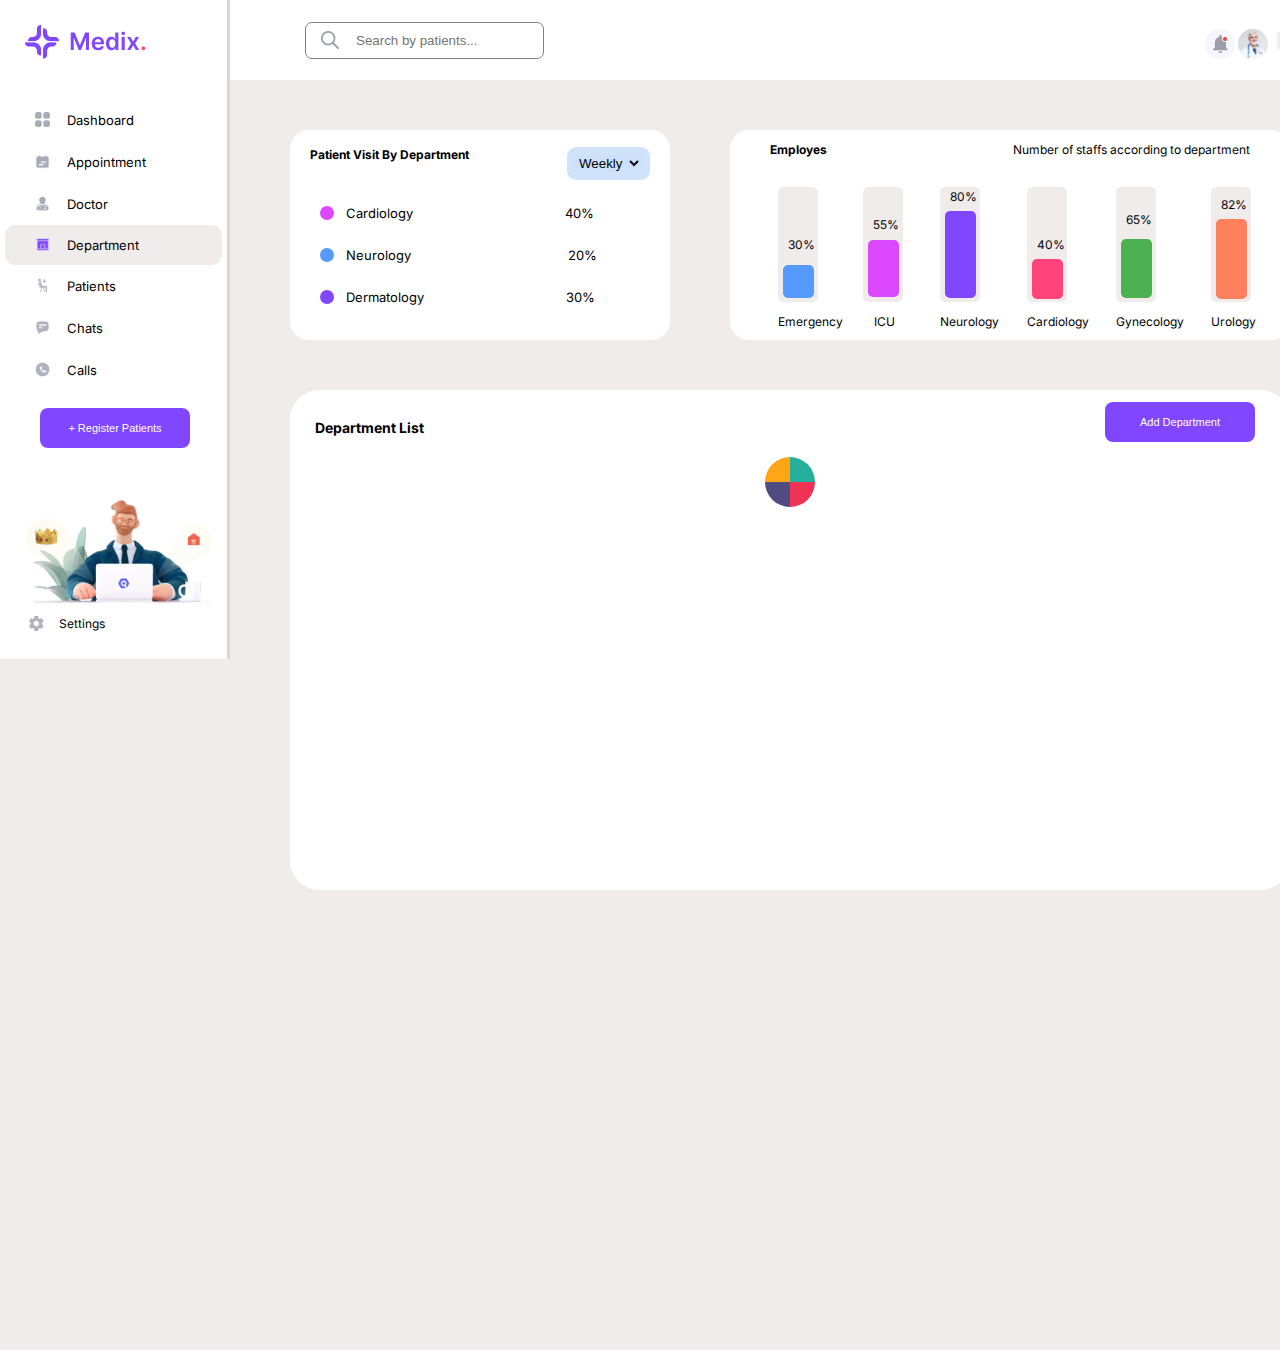
<file: index.html>
<!DOCTYPE html>
<html lang="en">
<head>
    <meta charset="UTF-8">
    <meta name="viewport" content="width=device-width, maximum-scale=1, user-scalable=no">
    <link rel="stylesheet" href="style.css">
    <title>Capstone</title>
</head>
<body>
    <div class="grid">
        <div class="nav">
            <nav>
                <div class="input">
                    <img src="images/search.png" alt="search icon" class="search">
                    <input type="text" placeholder="Search by patients...">
                </div>
                <div class="notification">
                    <div class="img">
                        <img src="images/alarm.jpg" class="img1" alt="Notification">
                        <img src="images/Doctor.png" class="img2" alt="image of doctor">
                    </div>
                    <select>
                        <option value="deko">Deko<img src="images/Vector.png" alt="drop down"></option>
                        <option value="divine">Divine</option>
                    </select>
                </div>
            </nav>
        </div>
        <div class="menu">
            <img src="images/logo.png" class="logo" alt="logo">
            <ul>
                <li>
                    <img src="images/dash.png" alt="dashboard">
                    <p class="flex">Dashboard</p>
                </li>
                <li>
                    <img src="images/appoi.png" alt="appointment">
                    <p class="flex">Appointment</p>
                </li>
                <li>
                    <img src="images/doctor1.png" alt="Doctor">
                    <p class="flex">Doctor</p>
                </li>
                <li class="color">
                    <img src="images/house.png" alt="Departments">
                    <p class="flex">Department</p>
                </li>
                <li>
                    <img src="images/sit.png" alt="patients">
                    <p class="flex">Patients</p>
                </li>
                <li>
                    <img src="images/chat.png" alt="chats">
                    <p class="flex">Chats</p>
                </li>
                <li>
                    <img src="images/calls.png" alt="calls">
                    <p class="flex">Calls</p>
                </li>
            </ul>
            <a href="register.html"><button type="button">+ Register Patients</button></a>
            <br>
            <img src="images/human.png" alt="man working on laptop" class="human">
            <br>
            <div class="set">
                <img src="images/settings.png" alt="setttings">
                <p class="flex">Settings</p>
            </div>
        </div>
        <div class="all">
                    <div class="allMain">
                    <div class="main">
                    <p><b>Patient Visit By Department</b> <span class="float">
                        <select>
                            <option value="Weekly">Weekly <img src="images/Vector.png" alt="drop down" class="vec"></span></option>
                            <option value="daily">Daily</option>
                            <option value="monthly">Monthly</option>
                        </select>
                    </p>
                    <ul class="CND">
                        <li><span class="colors0"></span><p>Cardiology</p> <span class="floatRight">40%</span></li>
                        <li><span class="colors1"></span><p class="floatRight1">Neurology</p> <span>20%</span></li>
                        <li><span class="colors2"></span><p class="floatRight2">Dermatology</p> <span>30%</span></li>
                    </ul>
                </div>
                <div class="main2">
                    <p><b>Employes</b> <span class="floatt">Number of staffs according to department</span></p>
                    <div class="border">
                        <div class="bords">
                            <div class="bord">
                                <p class="swift0">30%</p>
                                <p class="colo0"></p>
                            </div>
                            <p>Emergency &nbsp &nbsp &nbsp</p>
                        </div>
                        <div class="bords">
                            <div class="bord1">
                                <p class="swift1">55%</p>
                                <p class="colo1"></p>
                            </div>
                            <p class="moveLeft">&nbsp ICU &nbsp &nbsp &nbsp</p>
                        </div>
                        <div class="bords">
                            <div class="bord">
                                <p class="swift2">80%</p>
                                <p class="colo2"></p>
                            </div>
                            <p>Neurology</p>
                        </div>
                        <div class="bords">
                            <div class="bord">
                                <p class="swift3">40%</p>
                                <p class="colo3"></p>
                            </div>
                            <div>

                                <p>Cardiology</p>
                            </div>
                        </div>
                        <div class="bords">
                            <div class="bord">
                                <p class="swift4">65%</p>
                                <p class="colo4"></p>
                            </div>
                            <p>Gynecology</p>
                        </div>
                        <div class="bords">
                            <div class="bord">
                                <p class="swift5">82%</p>
                                <p class="colo5"></p>
                            </div>
                            <p>Urology</p>
                        </div>
                    </div>
                </div>
                </div>
            
                <div class="table">
                    <div class="btn">
                        <p><b>Department List</b></p>
                        <button type="button" id="addRowButton">Add Department</button>
                    </div>
                    <div class="loader"></div>
                    <div class="table-container">

                    </div>
                    <div class="loader" id="spinner"></div>
                </div>
            </div>
        </div>
        
    <div class="showPage">
        <nav>
            <a href="register.html"><img src="images/logo.png" alt="logo"></a>
            <div class="notification">
                <div class="img">
                    <img src="images/alarm.jpg" class="img1" alt="Notification">
                    <img src="images/Doctor.png" class="img2" alt="image of doctor">
                </div>
                <select>
                    <option value="deko">Deko<img src="images/Vector.png" alt="drop down"></option>
                    <option value="divine">Divine</option>
                </select>
            </div>
        </nav>

        <ul>
            <li class="dash">Dashboard</li>
            <li>Appointment</li>
            <li>Doctor</li>
            <li>Chats</li>
            <li>Calls</li>
        </ul>

        <h3>Department List</h3>
        <div class="name">
            <div class="nic">
                <img src="images/nicil.png" alt="A boy">
                <p>Kicker Nicil <span class="down">Male</span></p>
            </div>
            <p>ICU</p>
            <p class="active">Active</p>
        </div><br>
        <div class="name">
            <div class="nic">
                <img src="images/nicil.png" alt="A boy">
                <p>Kicker Nicil <span class="down">Male</span></p>
            </div>
            <p>ICU</p>
            <p class="active">Active</p>
        </div><br>
        <div class="name">
            <div class="nic">
                <img src="images/nicil.png" alt="A boy">
                <p>Kicker Nicil <span class="down">Male</span></p>
            </div>
            <p>ICU</p>
            <p class="active">Active</p>
        </div><br>
        <div class="name">
            <div class="nic">
                <img src="images/nicil.png" alt="A boy">
                <p>Kicker Nicil <span class="down">Male</span></p>
            </div>
            <p>ICU</p>
            <p class="active">Active</p>
        </div><br>
        <div class="name">
            <div class="nic">
                <img src="images/nicil.png" alt="A boy">
                <p>Kicker Nicil <span class="down">Male</span></p>
            </div>
            <p>ICU</p>
            <p class="active">Active</p>
        </div>
    </div>

    <script src="script.js"></script>
</body>
</html>
</file>
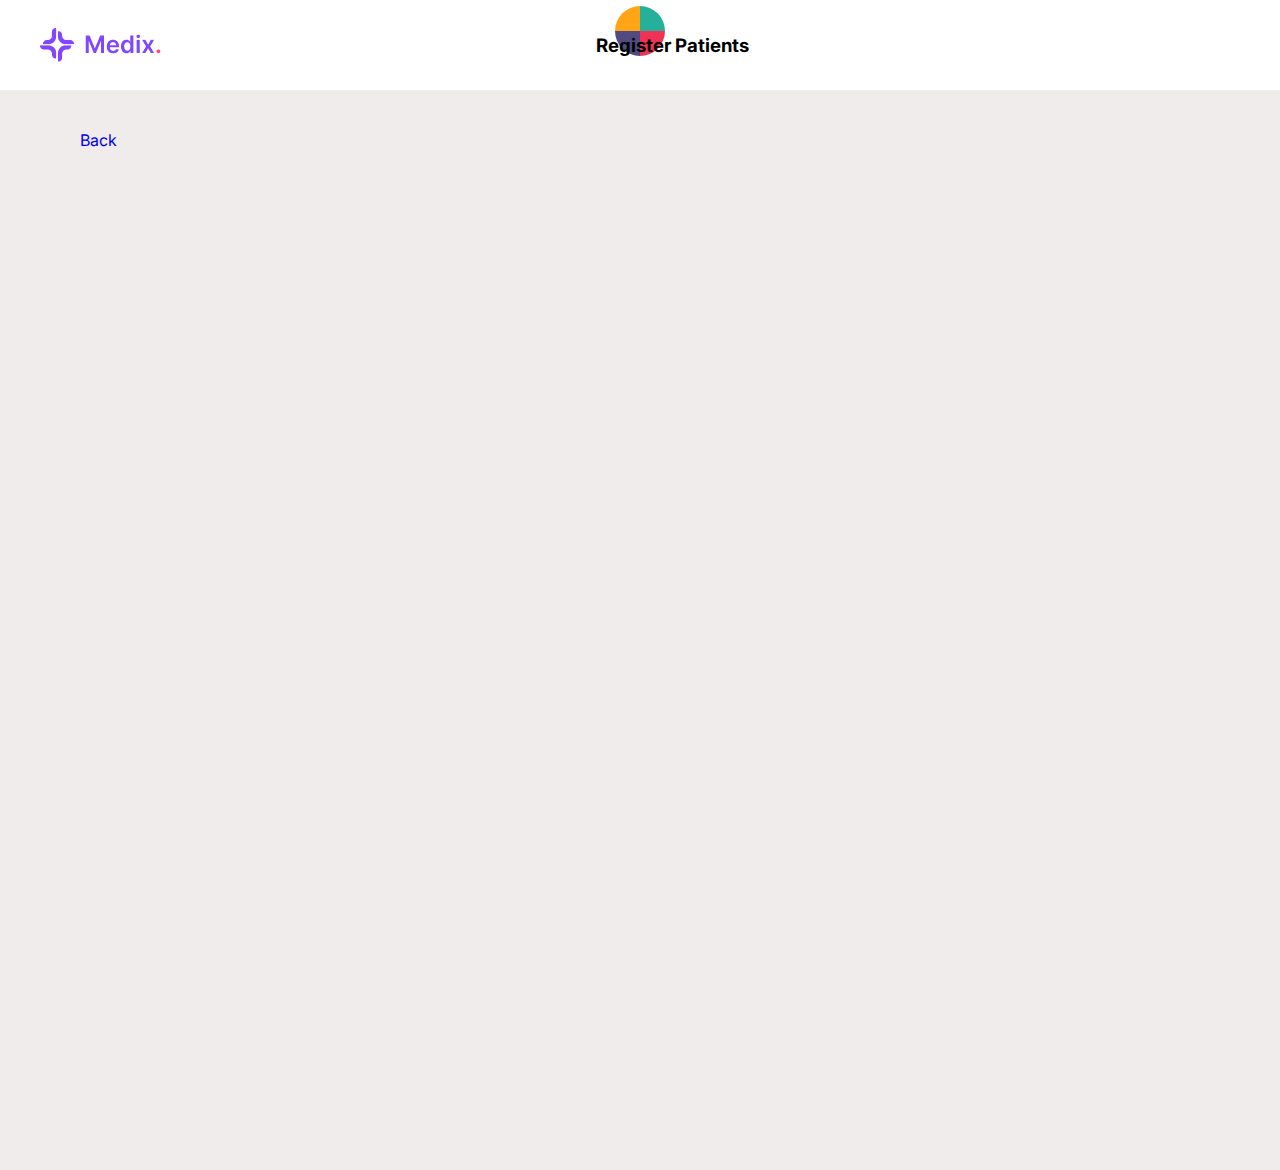
<file: register.html>
<!DOCTYPE html>
<html lang="en">
<head>
    <meta charset="UTF-8">
    <meta name="viewport" content="width=device-width, initial-scale=1.0">
    <link rel="stylesheet" href="register.css">
    <title>Register</title>
</head>
<body>
    <nav>
        <img src="images/logo.png" alt="logo">
        <h3 class="register">Register Patients</h3>
    </nav>
    <a href="index.html"><p class="back">Back</p></a>
    <div class="reg">
        <h3 class="register1">Register Patients</h3>
        <div id="form-container">
            
        </div>
        <div class="loader"></div>
    </div>

    <script src="register.js"></script>
</body>
</html>
</file>
<file: style.css>
@import url('https://fonts.googleapis.com/css2?family=Inter:wght@200;300;400;500;600;700;800;900&family=Raleway:ital,wght@0,100;0,400;0,500;0,600;0,700;0,800;0,900;1,400&display=swap');

*{
    box-sizing: border-box;
}
body{
    background-color: rgba(238, 233, 233, 0.854);
    margin: 0;
    font-family: 'Inter', sans-serif;
    overflow-x: hidden;
    height: 150vh;
    font-size: 12px;
    position: relative;
}
.grid{
    display: grid;
    grid-template-columns: auto 1fr;
    grid-template-rows: auto 1fr auto;
}
.nav{
    background-color: white;
    grid-column: 2 / span 2;
    margin-left: -30px;
    position: fixed;
    z-index: 1;
    width: 1160px;
    margin-left: 220px;
}
nav{
    display: flex;
    justify-content: space-between;
    align-items: center;
    padding: 25px;
    height: 80px;
    width: 1140px;
}
.notification{
    display: flex;
    gap: 9px;
    align-items: center;
}
select{
    border: none;
    outline: none;
}
p select{
    background-color: rgba(205, 224, 251, 0.753);
}
.img{
    position: relative;
    margin-top: 10px;
}
.img1{
    border-radius: 50px;
}
.img2{
    border-radius: 50px;
    width: 30px;
}
.input{
    position: relative;
    margin-left: 60px;
}
input{
    border: 1px solid gray;
    border-radius: 7px;
    padding: 10px;
    padding-left: 50px;
}
.search{
    position: absolute;
    margin-left: 16px;
    margin-top: 9px;
}
.menu{
    background-color: white;
    grid-column: 1;
    grid-row: 1 / span 3;
    padding: 25px;
    width: 230px;
    border-right: 3px solid rgba(214, 207, 207, 0.854);
    position: fixed;
    z-index: 1;
}
.menu li{
    cursor: pointer;
}
ul img{
    width: 15px;
}
.flex{
    margin-left: 15px;
}
.logo{
    margin-bottom: 25px;
    width: 122px;
    height: 33.57px;
}
li{
    display: flex;
    align-items: center;
    list-style-type: none;
    margin-left: -30px;
    font-size: 13px;
    gap: 2px;
}
button{
    border: none;
    border-radius: 8px;
    padding: 10px;
    height: 40px;
    font-size: 11px;
    width: 150px;
    background-color: #8146FF;
    color: white;
    margin: 15px;
    margin-top: 5px;
    cursor: pointer;
}
.color{
    background-color: rgba(238, 233, 233, 0.854);
    height: 40px;
    border-radius: 10px;
    padding-left: 30px;
    margin-left: -60px;
    margin-right: -20px;
}
.human{
    width: 187px;
    height: 126px;
    margin-top: 17px;
}
.set{
    width: 91.46px;
    height: 20px;
    display: flex;
    align-items: center;
    margin-top: 5px;
    margin-left: 4px;
    cursor: pointer;
}
.set img{
    width: 15px;
}
.main{
    background-color: white;
    grid-column: 2;
    padding: 5px 20px;
    width: 380px;
    height: 210px;
    margin-left: 40px;
    border-radius: 19px;
}
.float{
    float: right;
    background-color: rgba(194, 217, 250, 0.753);
    color: rgba(0, 72, 255, 0.705);
    border-radius: 9px;
    padding: 8px;
}
.vec{
    color: rgba(0, 72, 255, 0.705);
}
.colors0{
    background-color: #DB48FF;
    height: 14px;
    width: 14px;
    border-radius: 50%;
    margin-right: 10px;
}
.colors1{
    background-color: #579AFF;
    height: 14px;
    width: 14px;
    border-radius: 50%;
    margin-right: 10px;
}
.colors2{
    background-color: #8146FF;
    height: 14px;
    width: 14px;
    border-radius: 50%;
    margin-right: 10px;
}
.CND{
    margin-top: 30px;
}
ul .floatRight1{
    margin-right: 155px;
}
ul .floatRight2{
    margin-right: 140px;
}
ul p{
    margin-right: 150px;
}
.allMain{
    position: relative;
    display: flex;
    width: 100%;
    align-items: center;
    margin-left: 250px;
    margin-top: 10px;
}
.all{
    position: absolute;
    flex-direction: column;
    top: 120px;
}
.main2{
    background-color: white;
    grid-column: 3;
    width: 560px;
    height: 210px;
    margin-left: 60px;
    padding: 0 40px;
    border-radius: 19px;
    padding-left: -20px;
}
.floatt{
    float: right;
}
.border{
    display: flex;
    justify-content: space-around;
    align-items: center;
    margin-top: 30px;
    margin-left: 7px;
    gap: 25px;
    width: 100%;
}
.moveLeft{
    margin-left: -20px;
}
.bord{
    position: relative;
    background-color: rgba(238, 233, 233, 0.854);
    width: 40px;
    height: 115px;
    border-radius: 5px;
    padding-left: 5px;
}
.bord1{
    position: relative;
    background-color: rgba(238, 233, 233, 0.854);
    width: 40px;
    height: 115px;
    border-radius: 5px;
    padding-left: 5px;
    margin-left: -25px;
}
.colo0{
    position: absolute;
    background-color: #579AFF;
    width: 31px;
    height: 33px;
    border-radius: 5px;
    margin-top: 78px;
}
.colo1{
    position: absolute;
    background-color: #DB48FF;
    width: 31px;
    height: 57px;
    border-radius: 5px;
    margin-top: 53px;
}
.colo2{
    position: absolute;
    background-color: #8146FF;
    width: 31px;
    height: 87px;
    border-radius: 5px;
    margin-top: 24px;
}
.colo3{
    position: absolute;
    background-color: #ff447c;
    width: 31px;
    height: 40px;
    border-radius: 5px;
    margin-top: 72px;
}
.colo4{
    position: absolute;
    background-color: #4cb050;
    width: 31px;
    height: 59px;
    border-radius: 5px;
    margin-top: 52px;
}
.colo5{
    position: absolute;
    background-color: #ff805d;
    width: 31px;
    height: 80px;
    border-radius: 5px;
    margin-top: 32px;
}
.swift0{
    position: absolute;
    margin-left: 5px;
    margin-top: 50px;
}
.swift1{
    position: absolute;
    margin-left: 5px;
    margin-top: 30px;
}
.swift2{
    position: absolute;
    margin-left: 5px;
    margin-top: 2px;
}
.swift3{
    position: absolute;
    margin-left: 5px;
    margin-top: 50px;
}
.swift4{
    position: absolute;
    margin-left: 5px;
    margin-top: 25px;
}
.swift5{
    position: absolute;
    margin-left: 5px;
    margin-top: 10px;
}
.table{
    background-color: white;
    grid-column: 2 / span 2;
    width: 1000px;
    height: 500px;
    margin-left: 290px;
    margin-top: 50px;
    padding: 7px 20px;
    border-radius: 30px;
    display: block;
}
table{
    border-collapse: collapse;
}
td{
    border-bottom: 1px solid rgba(238, 233, 233, 0.854);
    text-align: center;
}
td p{
    background-color: rgb(242, 249, 242);
    color: rgb(18, 247, 26);
    width: 80px;
    padding: 13px;
    border-radius: 9px;
    margin-left: 60px;
}
.thead{
    background-color: rgba(238, 233, 233, 0.854);
}
th{
    width: 1050px;
    height: 40px;
}
.inactive{
    background-color: rgb(255, 241, 241);
    color: red;
    width: 90px;
    border-radius: 9px;
    margin-left: 55px;
}
.dip{
    display: flex;
    align-items: center;
    gap: 10px;
    margin-top: 20px;
    border-bottom: 1px solid rgba(238, 233, 233, 0.854);
}
.dip img{
    margin-bottom: 20px;
    width: 30px;
}
.btn{
    display: flex;
    justify-content: space-between;
    align-items: center;
    margin-left: 5px;
    font-size: 14px;
}
.showPage{
    display: none;
}
td img{
    cursor: pointer;
}
.loader {
    width: 50px;
    margin: 0 auto;
    aspect-ratio: 1;
    display: grid;
    border-radius: 50%;
    background: conic-gradient(#25b09b 25%,#f03355 0 50%,#514b82 0 75%,#ffa516 0);
    animation: l22 2s infinite linear;
}
.loader::before,
.loader::after {
    content: "";
    grid-area: 1/1;
    margin: 15%;
    border-radius: 50%;
    background: inherit;
    animation: inherit;
}
.loader::after {
    margin: 25%;
    animation-duration: 3s;
}
@keyframes l22 {
    100% {transform: rotate(1turn)}
}



@media screen and (max-width: 600px) {
    .showPage{
        display: block;
    }
    body{
        height: 150vh;
        overflow-x: hidden;
    }
    .grid{
        display: none;
    }
    nav{
        background-color: white;
        display: flex;
        justify-content: space-between;
        align-items: center;
        padding-left: 40px;
        padding-right: 0;
        height: 76px;
        width: 580px;
    }
    .img{
        position: absolute;
        margin-top: 3px;
    }
    .img1{
        position: absolute;
        left: -38px;
    }
    .notification{
        position: relative;
        display: flex;
        align-items: center;
    }
    ul{
        display: flex;
        justify-content: space-around;
    }
    li{
        cursor: pointer;
    }
    .dash{
        border: 1px solid gray;
        padding: 10px;
        border-radius: 8px;
    }
    h3, select{
        margin: 40px;
    }
    .name{
        display: flex;
        justify-content: space-between;
        align-items: center;
        background-color: white;
        margin: 0 auto;
        width: 495px;
        height: 95px;
        padding: 30px;
        border-radius: 20px;
    }
    .nic{
        display: flex;
        align-items: center;
        gap: 10px;
    }
    .nic img{
        width: 40px;
    }
    .nic span{
        font-size: 12px;
        display: block;
    }
    .active{
        background-color: rgb(242, 251, 242);
        color: rgb(18, 247, 26);
        width: 80px;
        padding: 13px;
        padding-left: 22px;
        border-radius: 9px;
    }
}
</file>
<file: register.css>
@import url('https://fonts.googleapis.com/css2?family=Inter:wght@200;300;400;500;600;700;800;900&family=Raleway:ital,wght@0,100;0,400;0,500;0,600;0,700;0,800;0,900;1,400&display=swap');

*{
    box-sizing: border-box;
}
body{
    background-color: rgba(238, 233, 233, 0.854);
    margin: 0;
    font-family: 'Inter', sans-serif;
    overflow-x: none;
    height: 130vh;
}
nav{
    background-color: white;
    display: flex;
    align-items: center;
    height: 90px;
    padding-left: 40px;
}
.register{
    display: flex;
    justify-content: center;
    align-items: center;
    flex-grow: 0.9;
}
.back{
    margin-left: 80px;
    margin-top: 40px;
}
form{
    background-color: white;
    width: 870px;
    height: 470px; 
    margin: 60px auto;
    padding: 25px 70px;
    border-radius: 25px;
}
input::placeholder{
    color: black;
}
label{
    height: 20px;
    font-weight: bold;
}
input{
    border: 1px solid #8146ff;
    border-radius: 8px;
    margin-bottom: 20px;
    outline: none;
}
.input, .email{
    height: 40px;
    width: 730px;
    padding-left: 20px;
}
.input{
    padding-left: 50px;
}
.inputs{
    width: 340px;
    height: 40px;
    padding-left: 20px;
}
.input-box{
    width: 30%;
    display: flex;
    gap: 50px;
}
.locations{
    position: relative;
}
.location{
    position: absolute;
    left: 15px;
    top: 7px;
    width: 18px;
    height: 22px;
}
.btn{
    display: flex;
    justify-content: space-between;
    align-items: center;
    flex-wrap: wrap;
}
button{
    background-color: #8146FF;
    width: 177px;
    height: 44px;
    border: none;
    border-radius: 8px;
    margin-top: 25px;
    color: white;
}
.register1{
    display: none;
}
a{
    text-decoration: none;
}
.loader {
    width: 50px;
    margin: 0 auto;
    margin-top: -10em;
    aspect-ratio: 1;
    display: grid;
    border-radius: 50%;
    background: conic-gradient(#25b09b 25%,#f03355 0 50%,#514b82 0 75%,#ffa516 0);
    animation: l22 2s infinite linear;
}
.loader::before,
.loader::after {
    content: "";
    grid-area: 1/1;
    margin: 15%;
    border-radius: 50%;
    background: inherit;
    animation: inherit;
}
.loader::after {
    margin: 25%;
    animation-duration: 3s;
}
@keyframes l22 {
    100% {transform: rotate(1turn)}
}

@media screen and (max-width: 800px) {
    body{
        height: 160vh;
        overflow-x: none;
    }
    form{
        width: 383px;
        height: 656px;
        padding: 20px;
        border-radius: 20px;
    }
    form .input-box{
        flex-direction: column;
    }
    .reg{
        position: relative;
    }
    .register{
        display: none;
    }
    .register1{
        display: block;
        left: 90px;
        top: -50px;
        position: absolute;
    }
    .email, .input{
        width: 341px;
        height: 40px;
    }
    button{
        float: left;
        margin-left: 80px;
    }
    .box1{
        height: 85px;
        margin-top: -50px;
    }
    .admitted{
        display: none;
    }
    .number{
        height: 500px;
    }
}
</file>
